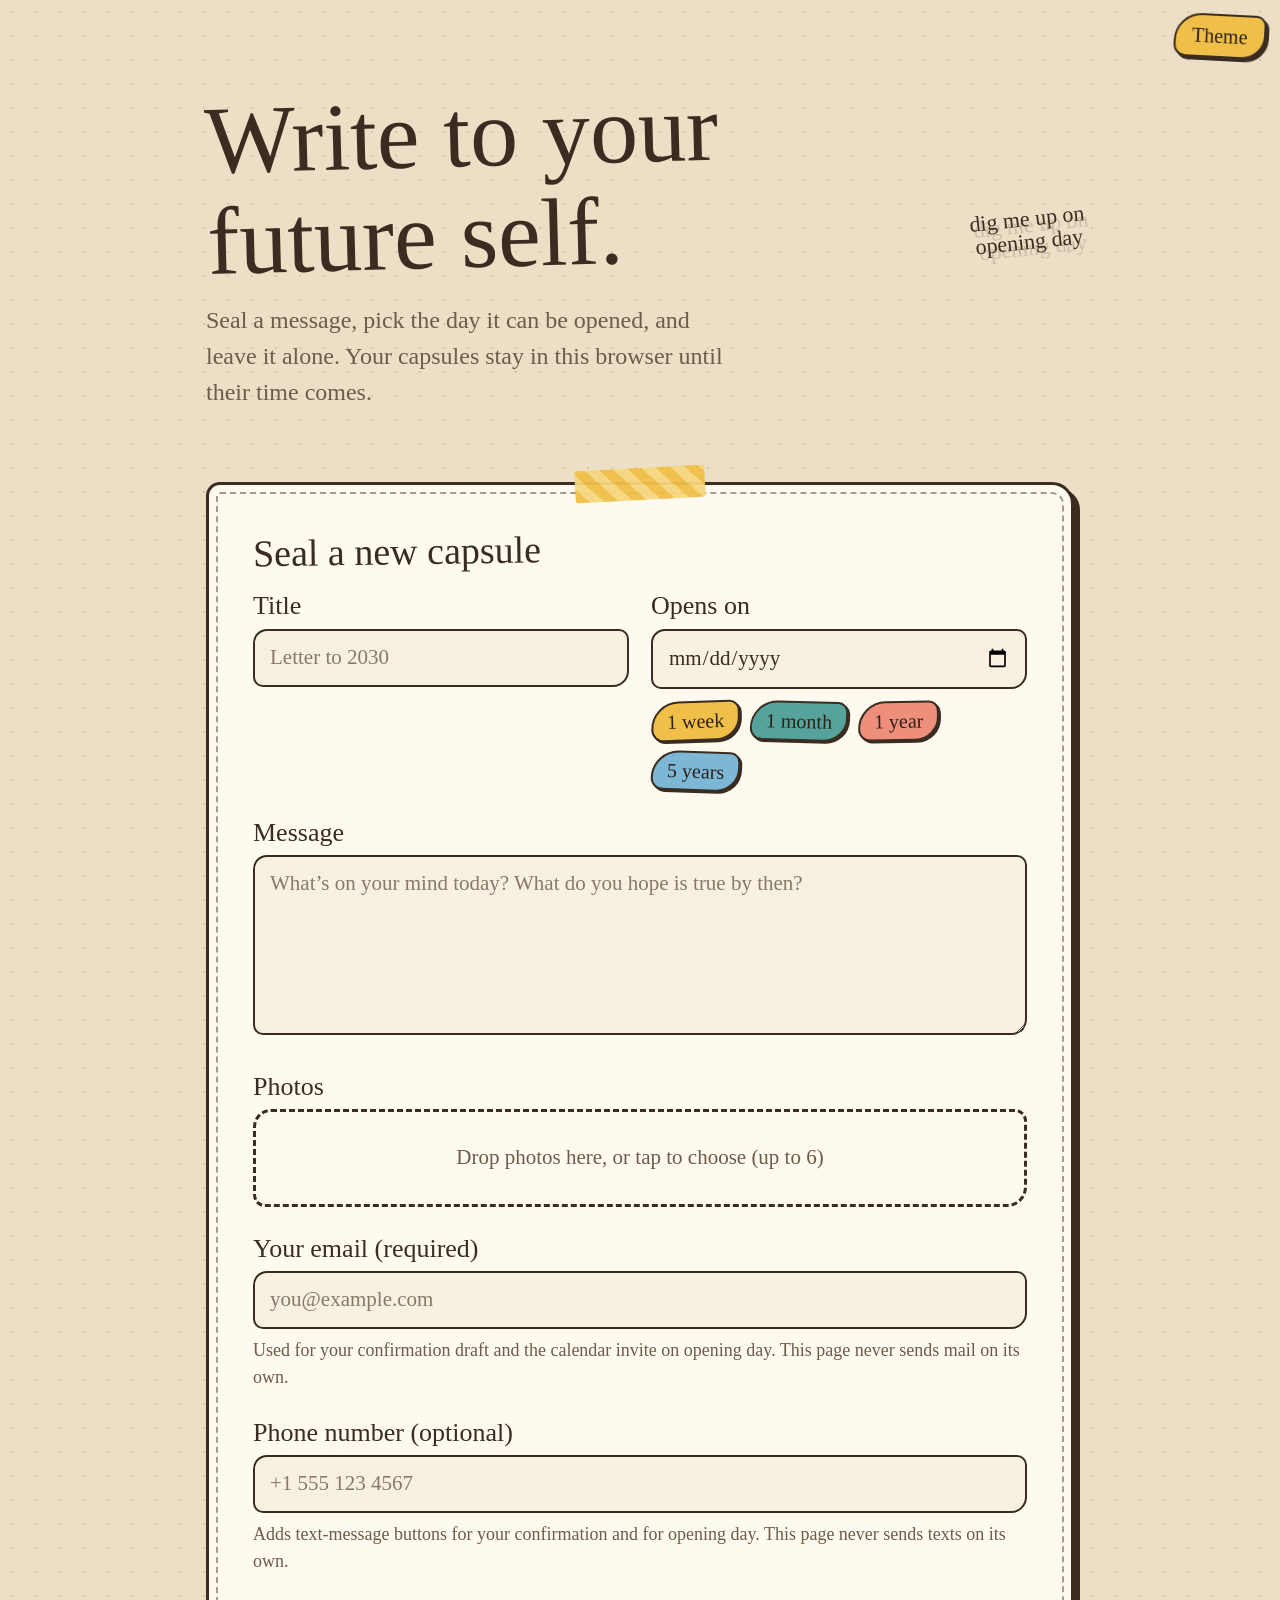
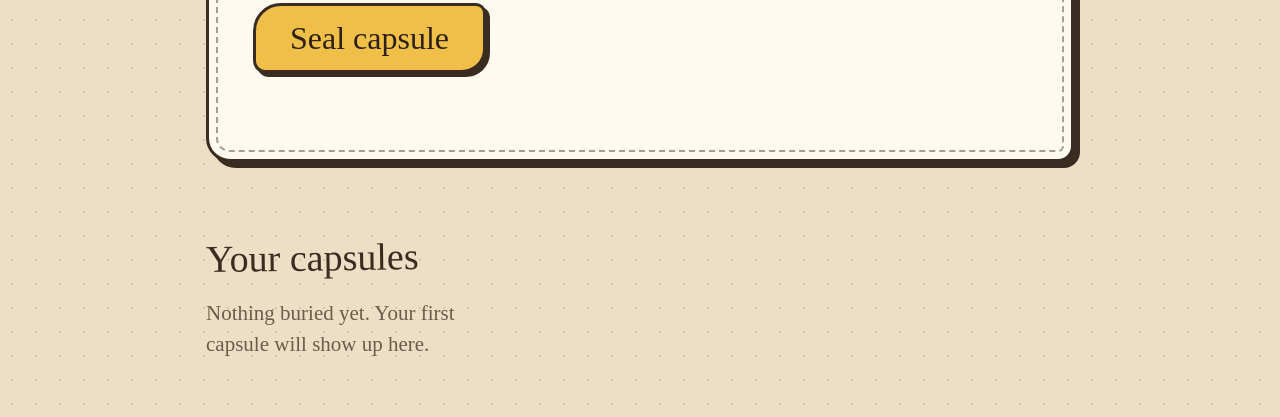
<file: page.html>
<!DOCTYPE html>
<html lang="en">
<head>
  <meta charset="utf-8">
  <meta name="viewport" content="width=device-width, initial-scale=1, viewport-fit=cover">
  <title>Time Capsule</title>

  <link href="https://fonts.googleapis.com/css2?family=Bricolage+Grotesque:wght@500;700;800&family=Newsreader:ital,wght@0,400;0,600;1,400&display=swap" rel="stylesheet">

  <link rel="stylesheet" href="css.css">
</head>

<body>
  <button class="theme" id="theme" aria-label="Toggle dark mode">
    Theme
  </button>

  <main>
    <section class="hero">
      <div>
        <h1>Write to your future self.</h1>
        <p>
          Seal a message, pick the day it can be opened, and leave it alone.
          Your capsules stay in this browser until their time comes.
        </p>
      </div>

      <div class="capsule" id="capsule" aria-hidden="true">
        <div class="half top"></div>
        <div class="half bottom"></div>
      </div>
    </section>

    <section class="panel" aria-labelledby="new">
      <h2 id="new">Seal a new capsule</h2>

      <div class="grid">
        <div class="grid two">
          <div>
            <label for="title">Title</label>
            <input id="title" maxlength="60" placeholder="Letter to 2030">
          </div>

          <div>
            <label for="date">Opens on</label>
            <input id="date" type="date">

            <div class="presets" role="group" aria-label="Quick dates">
              <button type="button" data-add="7">1 week</button>
              <button type="button" data-add="30">1 month</button>
              <button type="button" data-add="365">1 year</button>
              <button type="button" data-add="1825">5 years</button>
            </div>
          </div>
        </div>

        <div>
          <label for="text">Message</label>
          <textarea id="text" placeholder="What’s on your mind today? What do you hope is true by then?"></textarea>
        </div>

        <div>
          <label for="file">Photos</label>

          <div class="drop" id="drop" tabindex="0" role="button" aria-label="Add photos">
            Drop photos here, or tap to choose (up to 6)
          </div>

          <input id="file" type="file" accept="image/*" multiple hidden>
          <div class="thumbs" id="thumbs"></div>
        </div>

        <div>
          <label for="email">Your email (required)</label>
          <input id="email" type="email" autocomplete="email" placeholder="you@example.com" required>

          <div class="hint">
            Used for your confirmation draft and the calendar invite on opening day.
            This page never sends mail on its own.
          </div>
        </div>
         <div>
        <label for="phone">Phone number (optional)</label>
        <input id="phone" type="tel" autocomplete="tel" placeholder="+1 555 123 4567">
        <div class="hint">Adds text-message buttons for your confirmation and for opening day. This page never sends texts on its own.</div>
        </div>
        <div>
          <button class="seal" id="seal" type="button">Seal capsule</button>
          <div class="err" id="err" role="alert"></div>
          <div class="confirm" id="confirm" hidden></div>
        </div>
      </div>
    </section>

    <section class="vault" aria-labelledby="v">
      <h2 id="v">Your capsules</h2>
      <div class="cards" id="cards"></div>
    </section>
  </main>

  <script src="script.js"></script>
</body>
</html>
</file>
<file: css.css>
:root{
  --bg:#ecdfc6; --dot:rgb(58 44 32 / .14); --paper:#fffaf0; --text:#3a2c20; --muted:#6e5b49;
  --edge:#3a2c20; --shade:#3a2c20; --on:#2b2118;
  --mustard:#f0bf48; --teal:#55a39a; --coral:#ee8f7c; --sky:#7db7d6; --can:#6aa39b;
  --n1:#fff1bf; --n2:#d7ede9; --n3:#fbd9d1; --focus:#1f6f78; --danger:#a82b1f;
  --head:"Caveat Brush","Segoe Print","Comic Sans MS",cursive;
  --body:"Patrick Hand","Segoe Print","Comic Sans MS",cursive;
  --wob:28px 10px 24px 12px;
  color-scheme:light;
}
@media (prefers-color-scheme:dark){
  :root:not([data-theme="light"]){
    --bg:#2a211c; --dot:rgb(240 228 207 / .09); --paper:#3a2e27; --text:#f1e6d1; --muted:#cdbda3;
    --edge:#a89478; --shade:#120d0a; --n1:#4a4026; --n2:#27403d; --n3:#4d302b;
    --focus:#8fd1c9; --danger:#ff9c8f; color-scheme:dark;
  }
}
:root[data-theme="dark"]{
  --bg:#2a211c; --dot:rgb(240 228 207 / .09); --paper:#3a2e27; --text:#f1e6d1; --muted:#cdbda3;
  --edge:#a89478; --shade:#120d0a; --n1:#4a4026; --n2:#27403d; --n3:#4d302b;
  --focus:#8fd1c9; --danger:#ff9c8f; color-scheme:dark;
}
*,*::before,*::after{box-sizing:border-box}
[hidden]{display:none!important}
html{scroll-padding-top:env(safe-area-inset-top,0px)}
body{
  margin:0;padding-top:env(safe-area-inset-top,0px);padding-bottom:env(safe-area-inset-bottom,0px);
  background-color:var(--bg);
  background-image:radial-gradient(var(--dot) 1.5px,transparent 1.5px);background-size:24px 24px;
  color:var(--text);font:400 21px/1.5 var(--body);
}
main{max-width:980px;margin:0 auto;padding:clamp(20px,5vw,56px);display:grid;gap:clamp(40px,7vw,72px)}
:focus-visible{outline:3px solid var(--focus);outline-offset:3px}
h1,h2,h3{font-family:var(--head);font-weight:400;margin:0;line-height:1.05}
h1{font-size:clamp(52px,10vw,96px);transform:rotate(-1.5deg);margin-bottom:16px}
h2{font-size:38px;margin-bottom:24px;transform:rotate(-.8deg)}
h3{font-size:28px}
p{margin:0}

.theme{
  position:fixed;top:calc(14px + env(safe-area-inset-top,0px));right:14px;z-index:10;
  font:400 20px/1 var(--head);color:var(--on);background:var(--mustard);
  border:2px solid var(--edge);border-radius:var(--wob);padding:10px 16px;cursor:pointer;
  box-shadow:3px 3px 0 var(--shade);transform:rotate(3deg);transition:transform .2s
}
.theme:hover{transform:rotate(0) scale(1.05)}

.hero{display:grid;grid-template-columns:minmax(0,1fr) auto;gap:clamp(24px,6vw,72px);align-items:center;padding-top:28px}
.hero p{max-width:28em;font-size:24px;color:var(--muted)}

.capsule{position:relative;width:clamp(190px,28vw,260px);filter:drop-shadow(4px 6px 0 rgb(0 0 0 / .14))}
.capsule svg{display:block;width:100%;height:auto;overflow:visible}
.capsule text{font-family:var(--head);fill:var(--on)}
.capsule .lid{transform-origin:42px 102px;transform:translate(-6px,-30px) rotate(-14deg);transition:transform .8s cubic-bezier(.34,1.56,.64,1)}
.capsule.sealed .lid{transform:none}
.capsule::after{
  content:"dig me up on opening day";position:absolute;right:-14px;bottom:-6px;width:120px;
  font:400 22px/1.05 var(--head);color:var(--text);transform:rotate(-6deg);text-align:center
}

.panel{
  position:relative;background:var(--paper);border:3px solid var(--edge);border-radius:14px 22px 16px 24px;
  box-shadow:6px 6px 0 var(--shade);padding:clamp(28px,4.5vw,44px);
  outline:2px dashed color-mix(in srgb,var(--edge) 45%,transparent);outline-offset:-12px
}
.panel::before{
  content:"";position:absolute;top:-17px;left:50%;width:130px;height:32px;margin-left:-65px;transform:rotate(-3deg);
  background:repeating-linear-gradient(45deg,var(--mustard) 0 10px,#f6d67f 10px 20px);border-radius:3px;opacity:.95
}
.grid{display:grid;gap:28px}
.grid.two{grid-template-columns:repeat(2,minmax(0,1fr));gap:22px}
label{display:block;font:400 26px/1.1 var(--head);margin-bottom:8px}

input,textarea{
  width:100%;font:400 21px/1.5 var(--body);color:var(--text);
  background:color-mix(in srgb,var(--paper) 65%,var(--bg));
  border:2px solid var(--edge);border-radius:14px 10px 16px 10px;padding:11px 15px;transition:background .2s
}
input::placeholder,textarea::placeholder{color:var(--muted);opacity:.8}
input:focus,textarea:focus{outline:3px solid var(--focus);outline-offset:2px;background:var(--paper)}
textarea{min-height:180px;resize:vertical}

.presets{display:flex;flex-wrap:wrap;gap:10px;margin-top:12px}
.presets button{
  font:400 20px/1 var(--head);color:var(--on);background:var(--mustard);border:2px solid var(--edge);
  border-radius:var(--wob);padding:8px 14px;cursor:pointer;box-shadow:2px 2px 0 var(--shade);
  transform:rotate(-2deg);transition:transform .2s
}
.presets button:nth-child(2){background:var(--teal);transform:rotate(1.5deg)}
.presets button:nth-child(3){background:var(--coral);transform:rotate(-1deg)}
.presets button:nth-child(4){background:var(--sky);transform:rotate(2deg)}
.presets button:hover{transform:rotate(0) translateY(-2px) scale(1.06)}

.drop{
  border:3px dashed var(--edge);border-radius:18px 12px 20px 12px;padding:30px 20px;text-align:center;
  color:var(--muted);cursor:pointer;transition:background .2s
}
.drop:hover,.drop.over,.drop.drag,.drop.dragover{background:color-mix(in srgb,var(--teal) 25%,transparent);color:var(--text)}

.thumbs{display:grid;grid-template-columns:repeat(auto-fill,minmax(100px,1fr));gap:16px;margin-top:16px}
.thumbs:empty{display:none}
.thumbs>*{position:relative;background:#fff;padding:6px 6px 22px;box-shadow:2px 3px 0 var(--shade);transform:rotate(-2deg)}
.thumbs>*:nth-child(even){transform:rotate(2.5deg)}
.thumbs img{display:block;width:100%;aspect-ratio:1;object-fit:cover}
.thumbs button{
  position:absolute;top:-8px;right:-8px;width:28px;height:28px;padding:0;border:2px solid var(--edge);border-radius:50%;
  background:var(--coral);color:var(--on);font:400 20px/1 var(--head);cursor:pointer
}
.hint{margin-top:8px;font-size:18px;color:var(--muted)}

.seal{
  font:400 32px/1 var(--head);color:var(--on);background:var(--mustard);border:3px solid var(--edge);
  border-radius:var(--wob);padding:16px 34px;cursor:pointer;box-shadow:4px 4px 0 var(--shade);
  transition:transform .15s,box-shadow .15s
}
.seal:hover{transform:translate(-2px,-2px) rotate(-1deg);box-shadow:6px 6px 0 var(--shade)}
.seal:active{transform:translate(3px,3px);box-shadow:1px 1px 0 var(--shade)}
.err{min-height:1.5em;margin-top:12px;color:var(--danger);font-size:20px}
.confirm{margin-top:14px;padding:16px 18px;background:var(--n2);border:2px dashed var(--edge);border-radius:12px 18px 12px 16px}
.confirm a{color:var(--focus);font-weight:700}

.cards{display:grid;grid-template-columns:repeat(auto-fill,minmax(260px,1fr));gap:30px 24px}
.cards:empty::before{content:"Nothing buried yet. Your first capsule will show up here.";color:var(--muted)}
.cards>*{
  position:relative;background:var(--n1);color:var(--text);border:2.5px solid var(--edge);border-radius:6px 16px 8px 18px;
  box-shadow:4px 4px 0 var(--shade);padding:26px 20px 20px;display:grid;gap:8px;align-content:start;
  transform:rotate(-1.2deg);transition:transform .2s
}
.cards>*:nth-child(3n+2){background:var(--n2);transform:rotate(1deg)}
.cards>*:nth-child(3n){background:var(--n3);transform:rotate(-.5deg)}
.cards>*:hover{transform:rotate(0)}
.cards>*::before{
  content:"";position:absolute;top:-12px;left:50%;width:70px;height:22px;margin-left:-35px;transform:rotate(4deg);
  background:rgb(240 191 72 / .88);border-radius:2px
}
.cards p{font-size:20px;color:var(--muted)}
.cards .msg{color:var(--text);white-space:pre-wrap}
.cards img{max-width:100%;border:6px solid #fff;border-bottom-width:16px;box-shadow:2px 3px 0 var(--shade)}
.cards .ready{outline:3px dashed var(--teal);outline-offset:4px}
.cards button{
  justify-self:start;font:400 22px/1 var(--head);color:var(--on);background:var(--teal);border:2px solid var(--edge);
  border-radius:var(--wob);padding:9px 18px;cursor:pointer;box-shadow:2px 2px 0 var(--shade)
}
.cards .ghost{background:transparent;color:var(--muted);box-shadow:none;font-size:18px}

@media (max-width:720px){
  .hero{grid-template-columns:1fr}
  .capsule{width:200px;margin:6px 0 24px}
  .grid.two{grid-template-columns:1fr}
  .seal{width:100%}
}
@media (prefers-reduced-motion:reduce){*,*::before,*::after{transition:none!important}}
</file>
